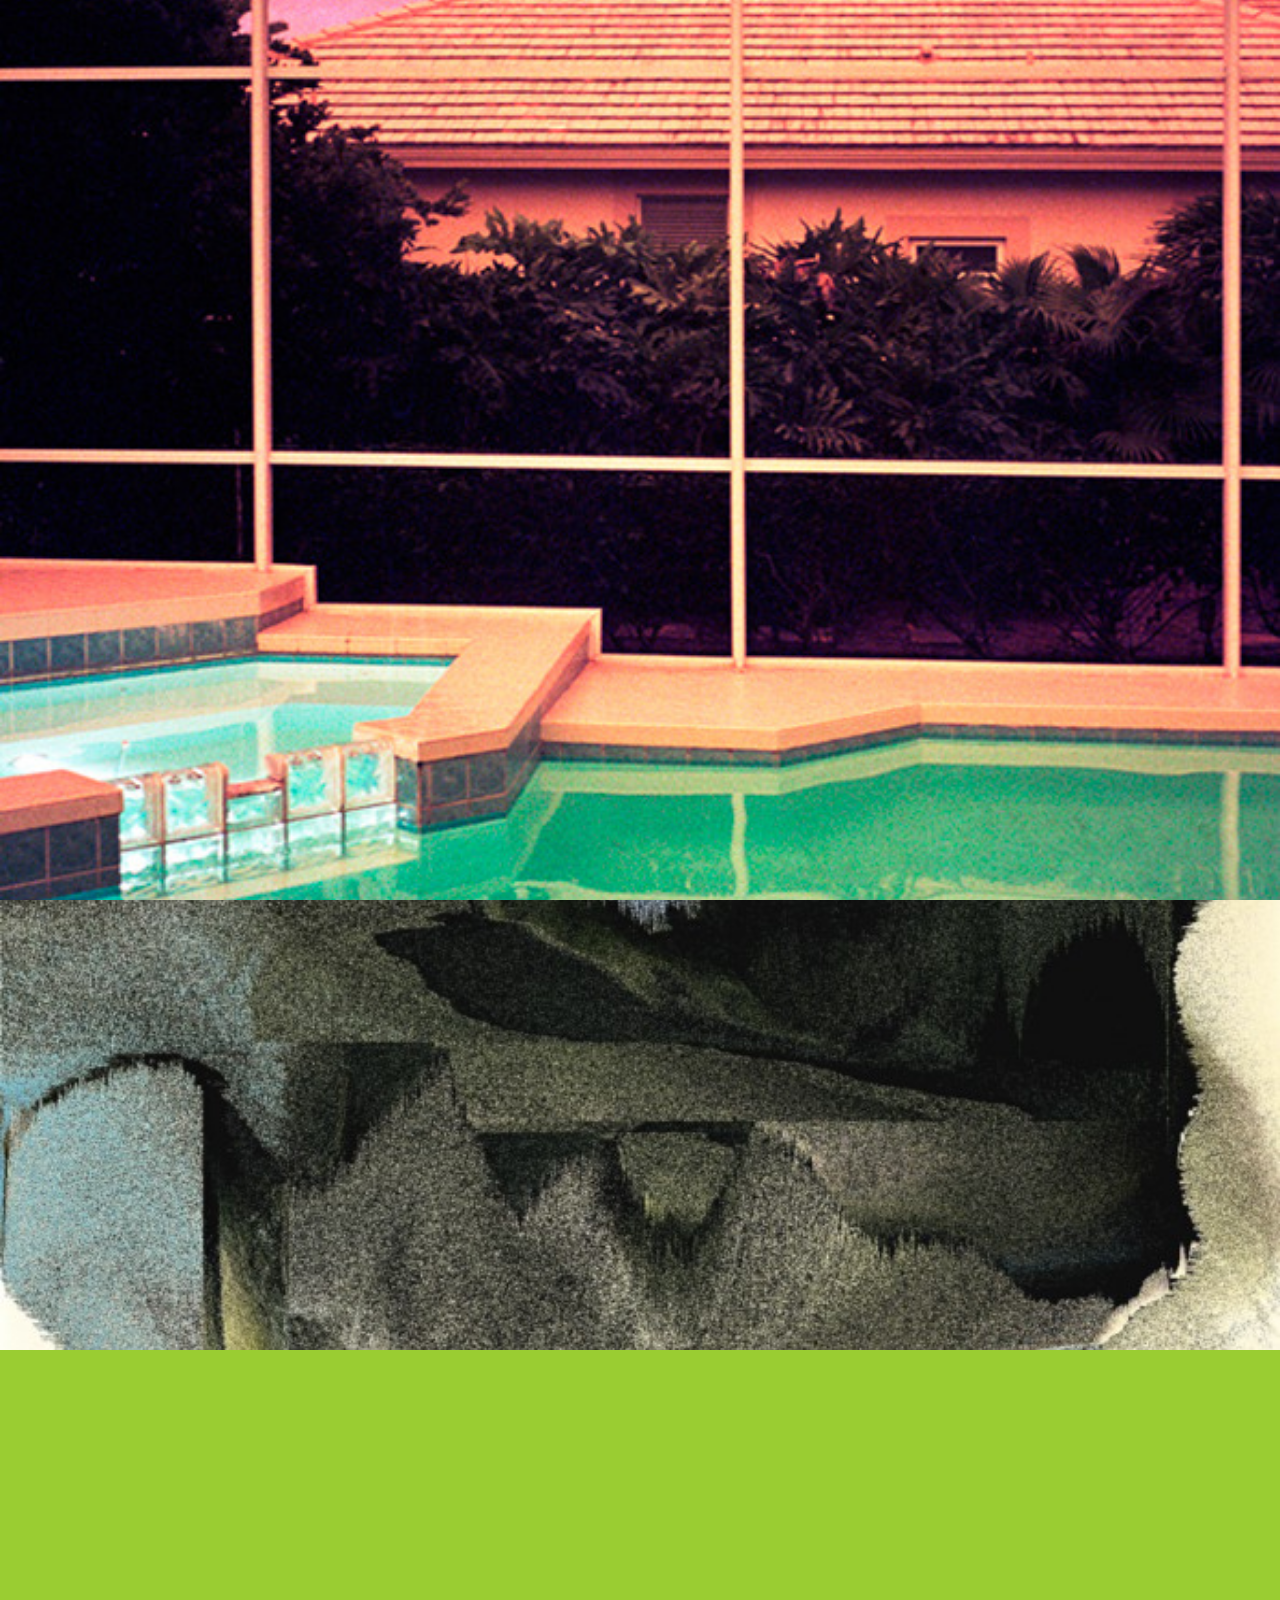
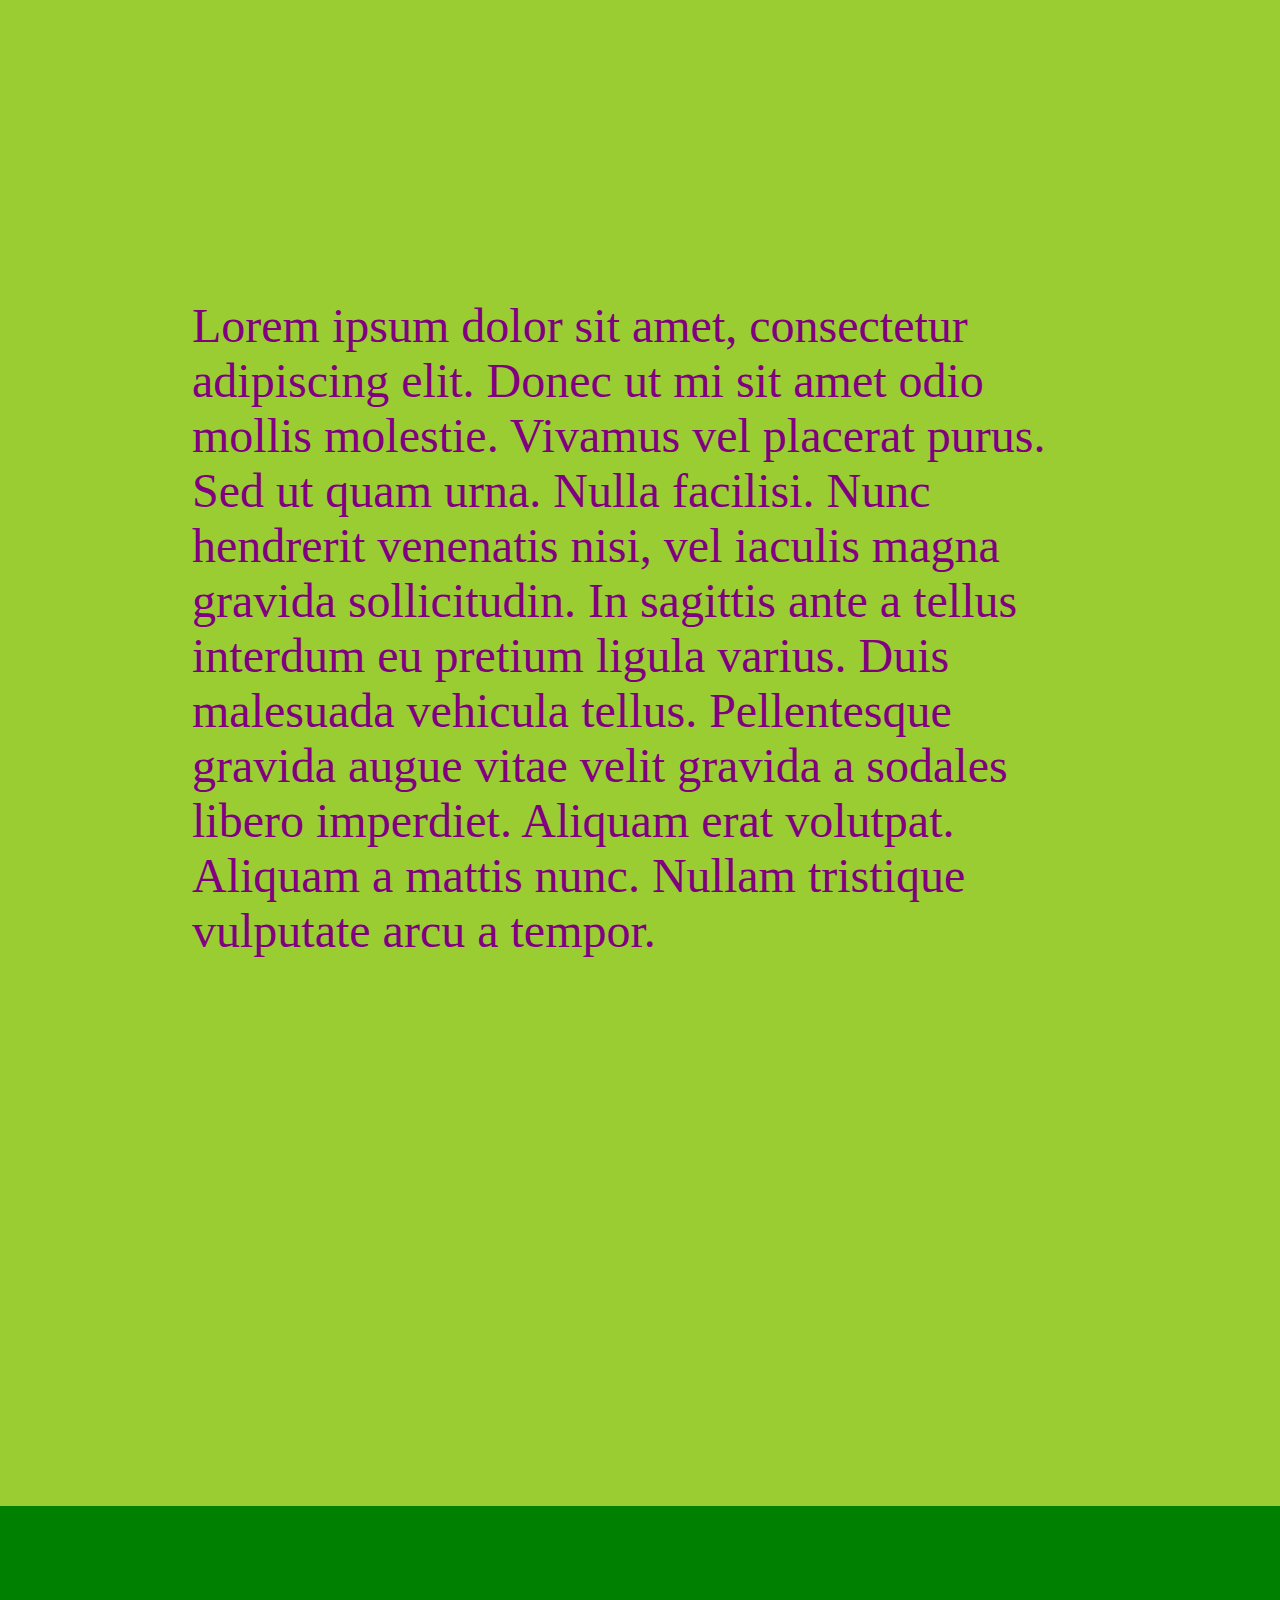
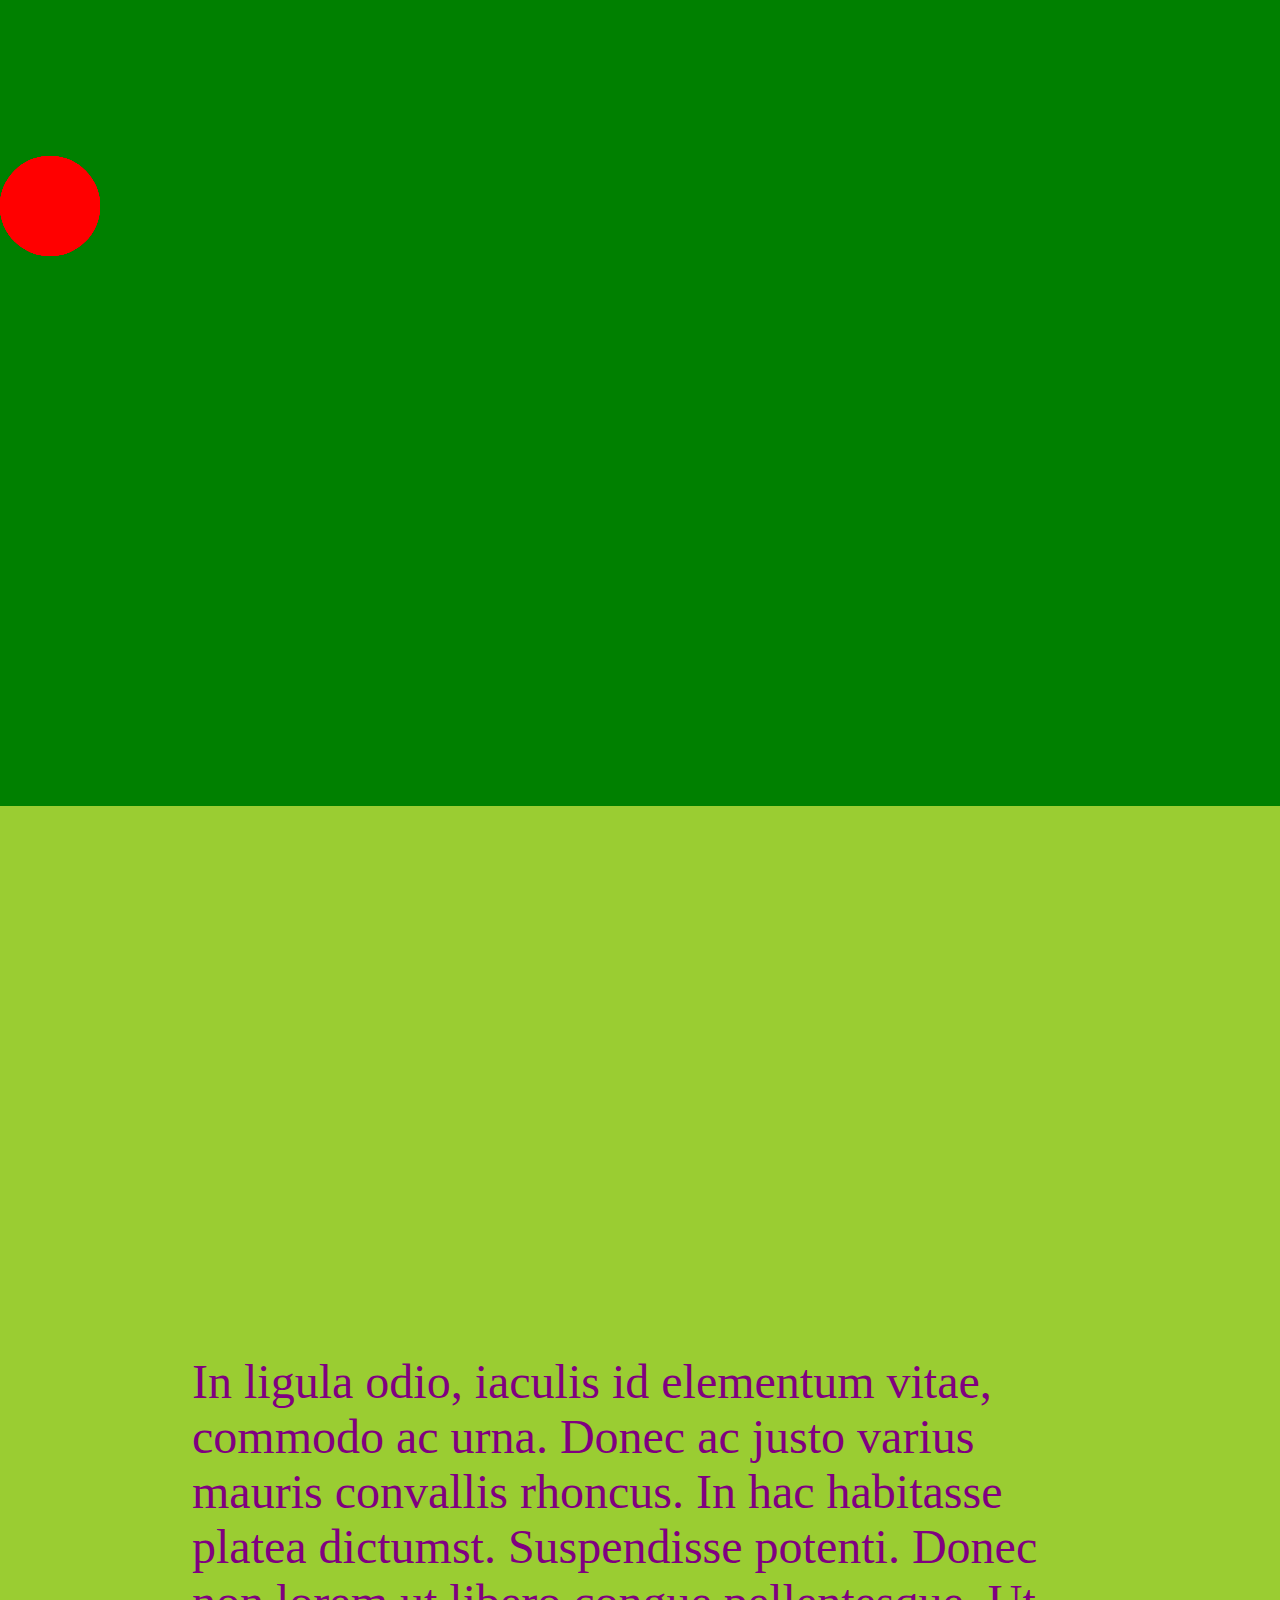
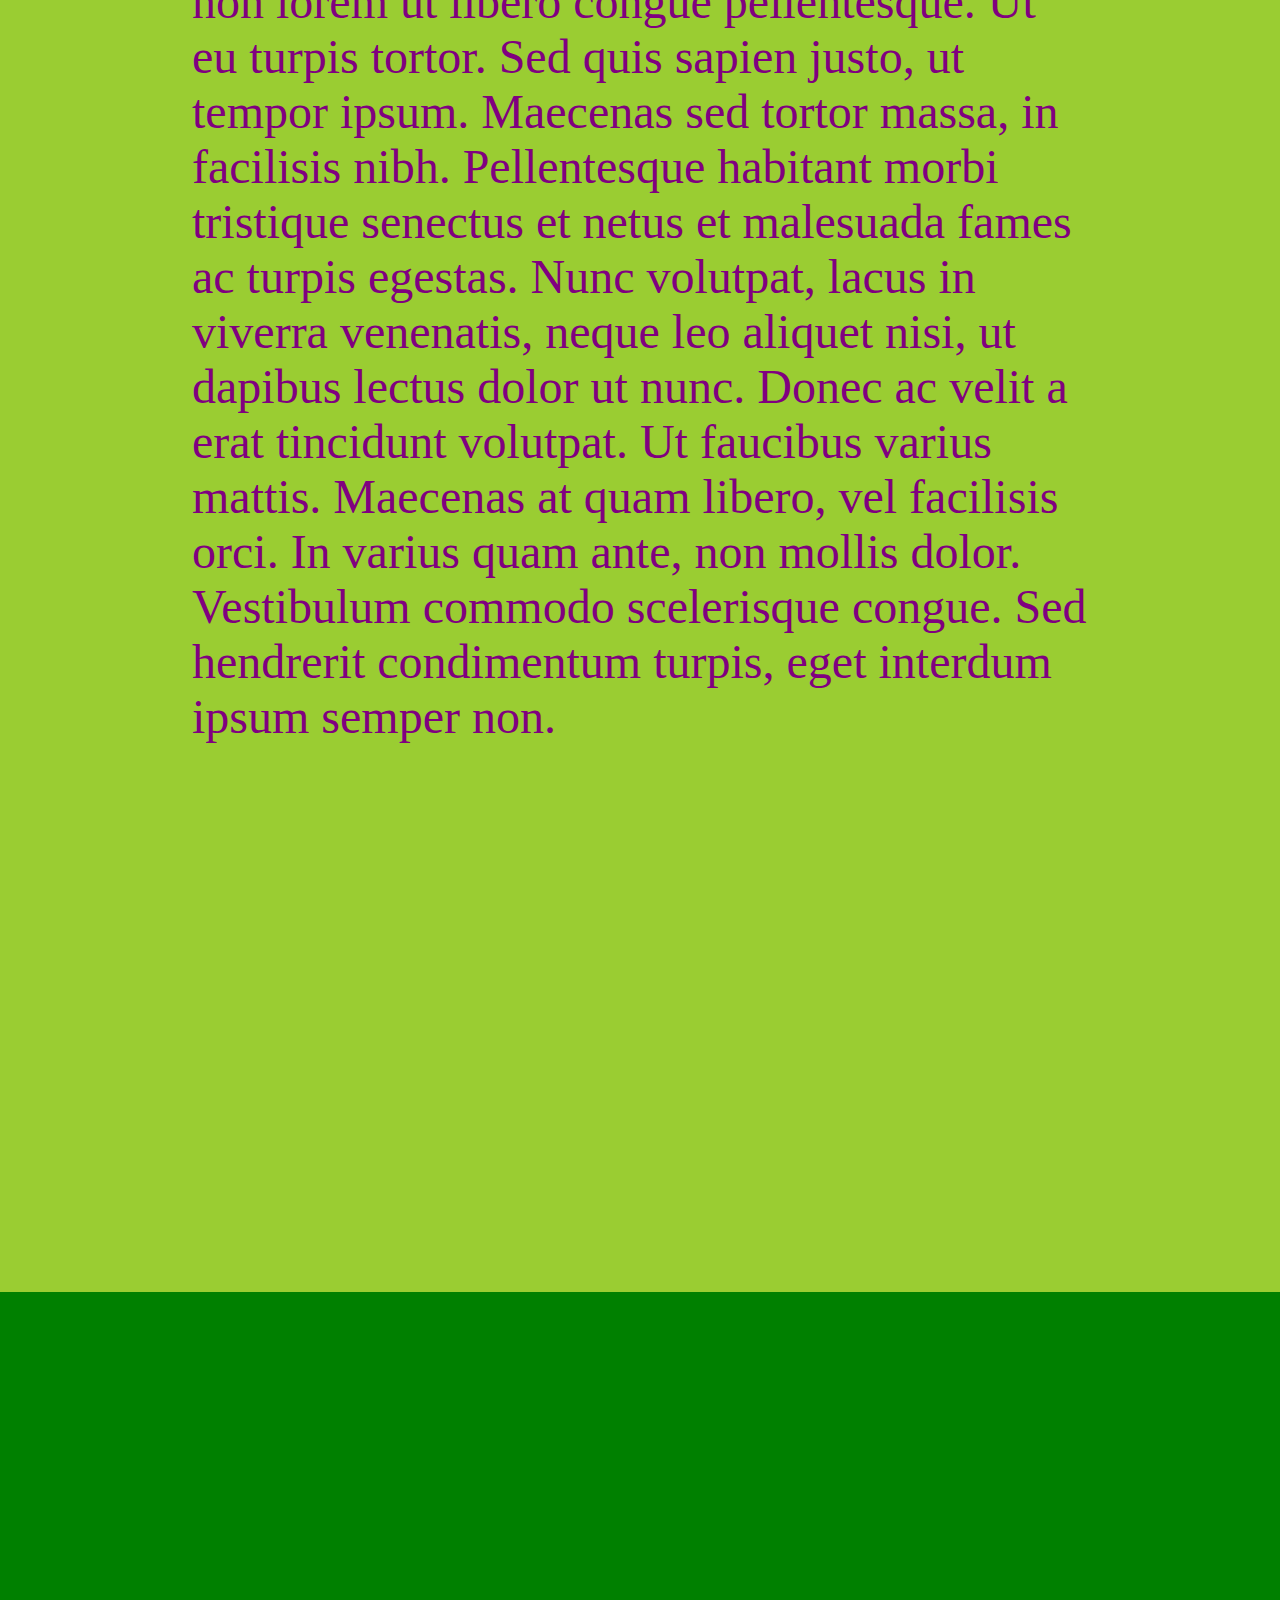
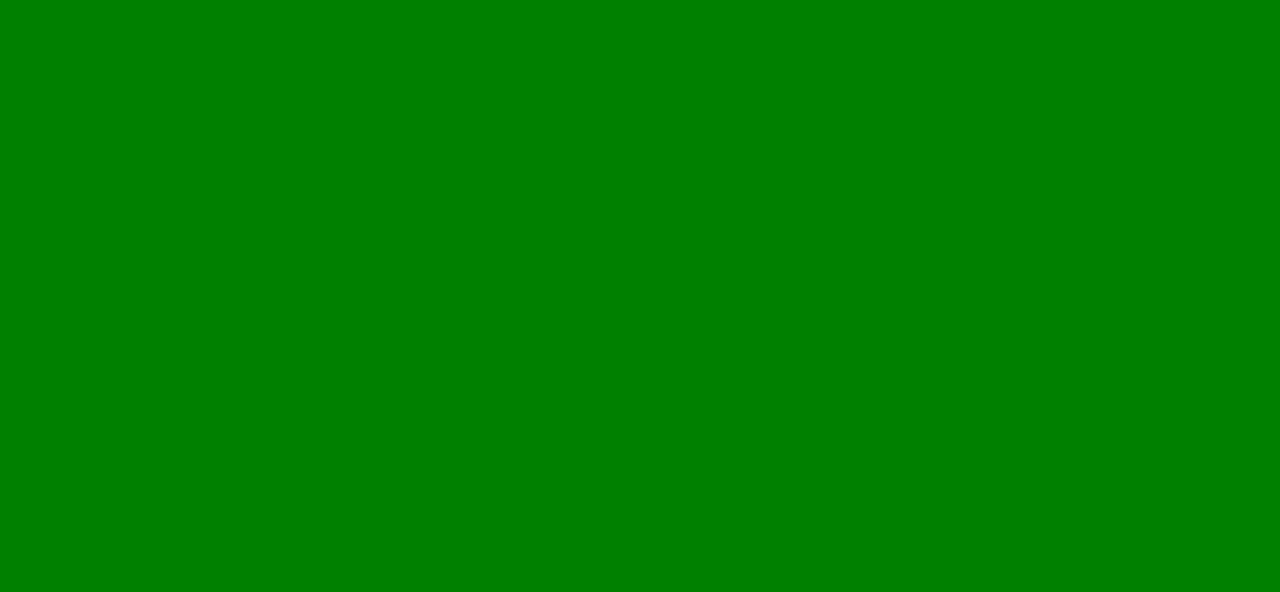
<file: index.html>
<!DOCTYPE html>
<head>
  <meta charset="utf-8">
  <title>Parallax module</title>
  <link rel="stylesheet" href="style.css">
  <script src="jquery.js"></script>
  <script src="module.js"></script>
</head>
<body>

<div id="pax">
  <section data-height="full-screen" data-scroll="top" data-bg="original.jpg"></section>
  <section data-height="half-screen" data-bg="glit.jpg" data-speed=".25" data-offy=".25">
    <!-- <div class='px-child circle one' data-scroll="top"></div> -->
  </section>
  <section data-height="auto-screen">
    <div class="content">
      <p>Lorem ipsum dolor sit amet, consectetur adipiscing elit. Donec ut mi sit amet odio mollis molestie. Vivamus vel placerat purus. Sed ut quam urna. Nulla facilisi. Nunc hendrerit venenatis nisi, vel iaculis magna gravida sollicitudin. In sagittis ante a tellus interdum eu pretium ligula varius. Duis malesuada vehicula tellus. Pellentesque gravida augue vitae velit gravida a sodales libero imperdiet. Aliquam erat volutpat. Aliquam a mattis nunc. Nullam tristique vulputate arcu a tempor.
      </p>
    </div>
  </section>
  <section data-height="full-screen" data-scroll="bottom" data-bg="">
    <div class='px-child circle two' data-offset-fn="transit" data-offset-x="" data-offset-y=""></div>
    <div class='px-child circle two' data-offset-fn="transit" data-offset-x="" data-offset-y=""></div>
    <div class='px-child circle two' data-offset-fn="transit" data-offset-x="" data-offset-y=""></div>
    <div class='px-child circle two' data-offset-fn="transit" data-offset-x="" data-offset-y=""></div>
    <div class='px-child circle two' data-offset-fn="transit" data-offset-x="" data-offset-y=""></div>
    <div class='px-child circle two' data-offset-fn="transit" data-offset-x="" data-offset-y=""></div>
    <div class='px-child circle two' data-offset-fn="transit" data-offset-x="" data-offset-y=""></div>
    <div class='px-child circle two' data-offset-fn="transit" data-offset-x="" data-offset-y=""></div>
    <div class='px-child circle two' data-offset-fn="transit" data-offset-x="" data-offset-y=""></div>
  </section>
  <section data-height="auto-screen">
    <div class="content">
      <p>In ligula odio, iaculis id elementum vitae, commodo ac urna. Donec ac justo varius mauris convallis rhoncus. In hac habitasse platea dictumst. Suspendisse potenti. Donec non lorem ut libero congue pellentesque. Ut eu turpis tortor. Sed quis sapien justo, ut tempor ipsum. Maecenas sed tortor massa, in facilisis nibh. Pellentesque habitant morbi tristique senectus et netus et malesuada fames ac turpis egestas. Nunc volutpat, lacus in viverra venenatis, neque leo aliquet nisi, ut dapibus lectus dolor ut nunc. Donec ac velit a erat tincidunt volutpat. Ut faucibus varius mattis. Maecenas at quam libero, vel facilisis orci. In varius quam ante, non mollis dolor. Vestibulum commodo scelerisque congue. Sed hendrerit condimentum turpis, eget interdum ipsum semper non.</p>
    </div>
  </section>
  <section data-height="full-screen" data-bg="">
    <!-- <div class="px-child object" data-offset_opacity="0" data-start="bottom"></div> -->
  </section>
</div>




  <!-- <div class="box">
    <div class='circle one'></div>
  </div> -->
</body>
<script type="text/javascript">
(function($) {

  // initiate plugin
  window.customFeatures = new Paxman();

  customFeatures.extend('transit',function(item, parent){
    // rule
    // diff = end - start; (of subject)
    // currentpos = diff * parent.pct // (pct +1 if start-scroll=bottom)

    var diffX = parent.width - item.index * 150,
        tgtX = parent.pct * diffX
        

    if(tgtX >= parent.width/2) tgtX = parent.width/2

    var style = { x: tgtX,
                  y: item.index*100
                }
    
    return style // need to return tgt css object ie 'transform':'translate(0px,1000px)'
  })


})(jQuery);

</script>
</file>
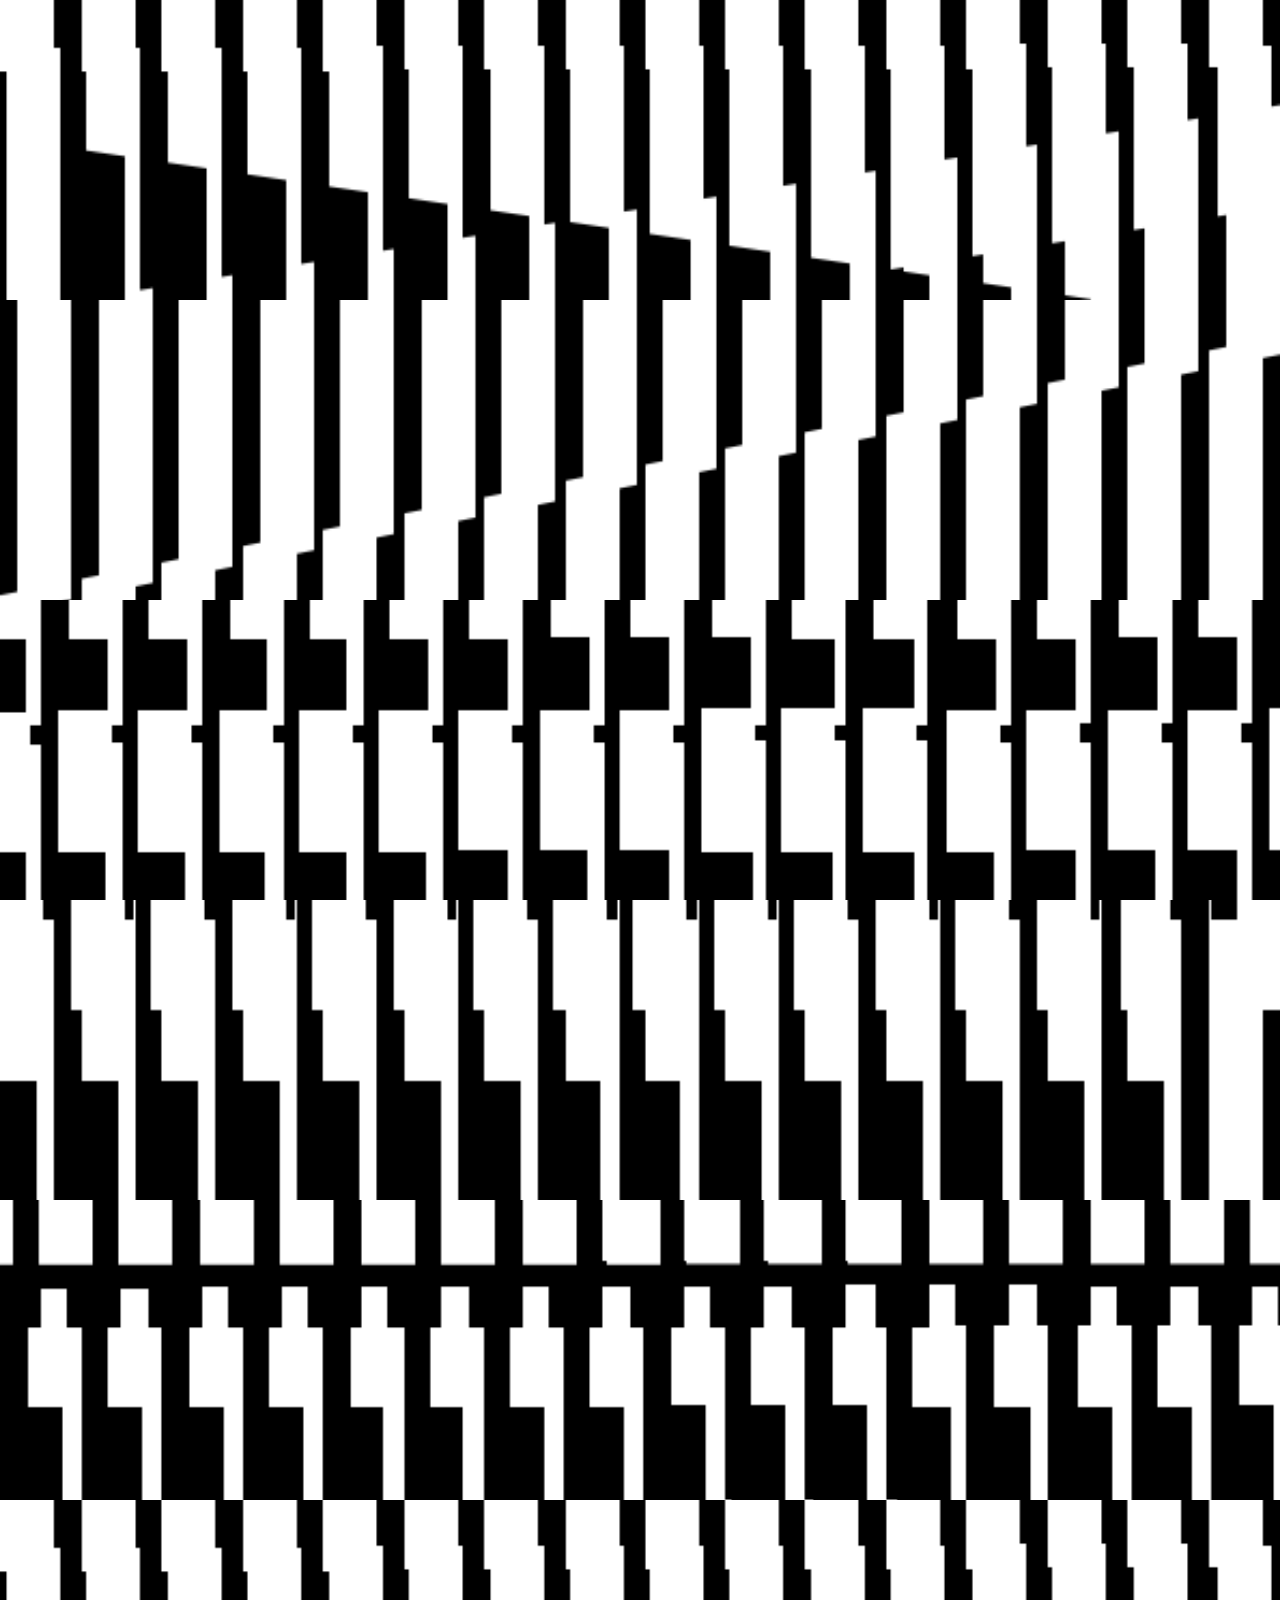
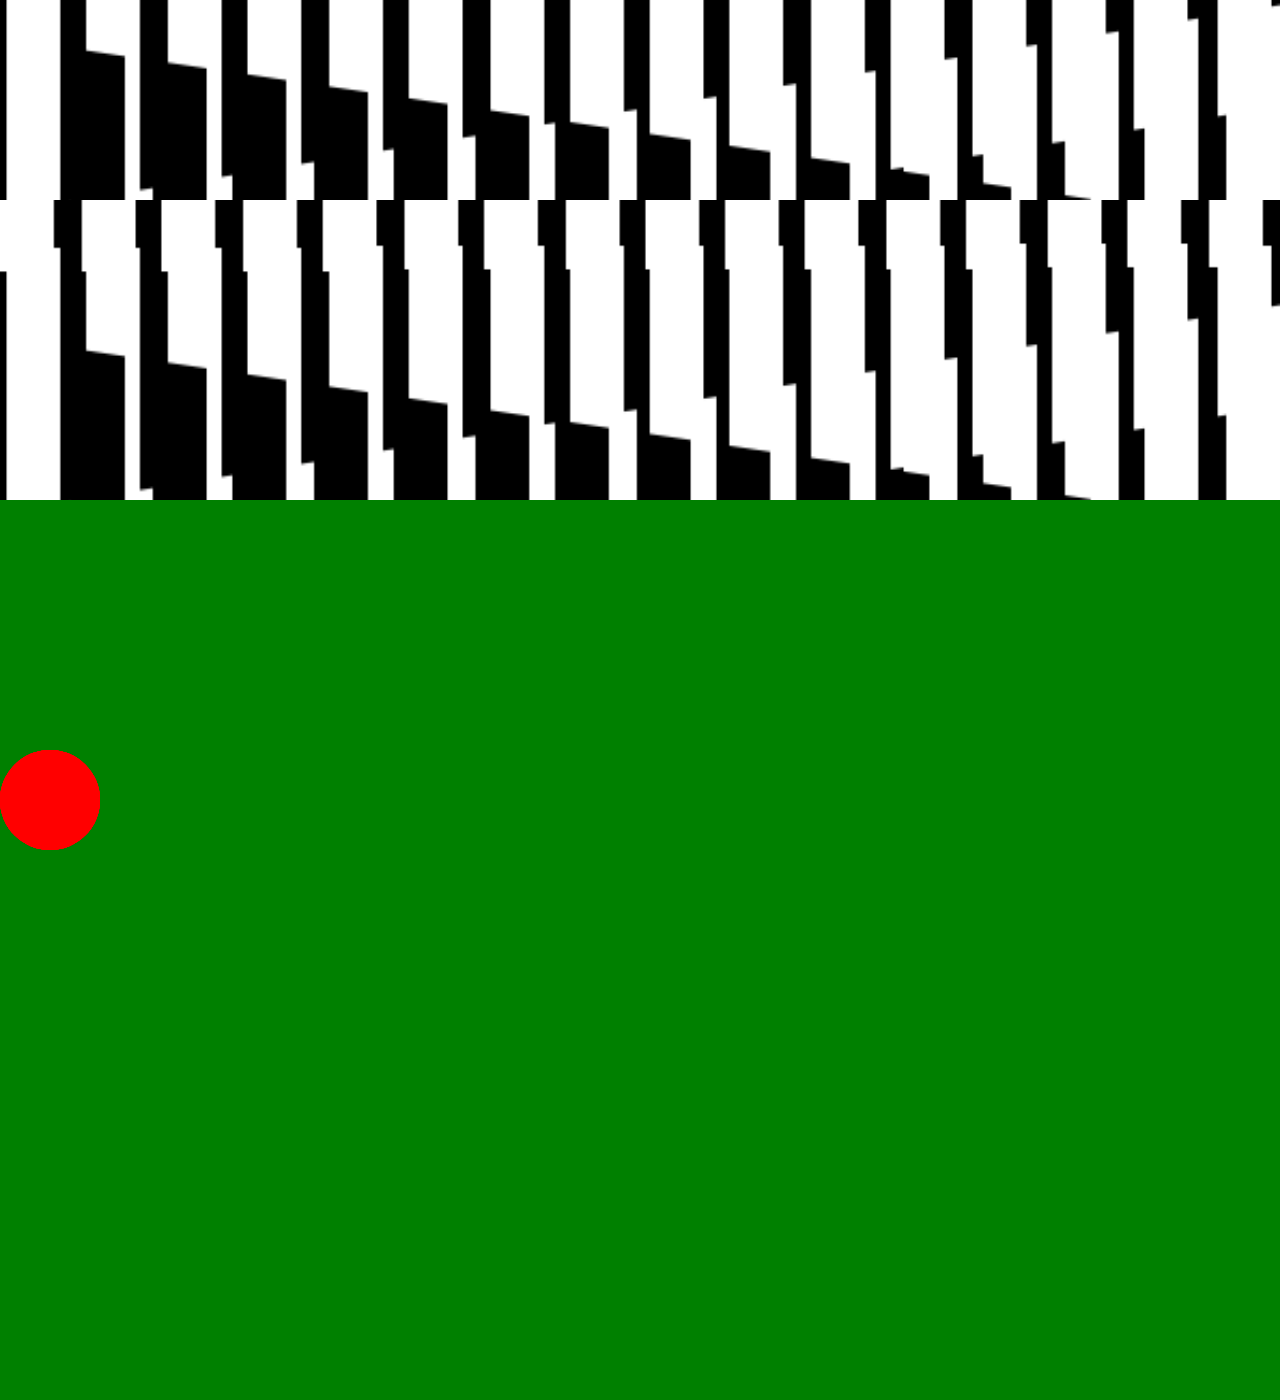
<file: pax.html>
<!DOCTYPE html>
<head>
  <meta charset="utf-8">
  <title>Parallax module</title>
  <link rel="stylesheet" href="style.css">
  <script src="jquery.js"></script>
  <script src="module.js"></script>
</head>
<body>

<div id="pax">
  <section class="interlace" data-height="auto-screen" data-scroll="top" data-speed=".5" data-bg="inter-3.png"></section>
  <section class="interlace" data-height="auto-screen" data-bg="inter-3.png" data-speed=".85" data-offy=".25"></section>
  <section class="interlace" data-height="auto-screen" data-horizontal="left" data-scroll="bottom" data-speed=".5" data-bg="inter-2.png"></section>
  <section class="interlace" data-height="auto-screen" data-bg="inter-1.png" data-speed=".35" data-offy=".25"></section>
  <section class="interlace" data-height="auto-screen" data-bg="inter-2.png" data-speed=".9" data-offy=".1"></section>
  <section class="interlace" data-height="auto-screen" data-horizontal="right" data-scroll="top" data-speed=".5" data-bg="inter-3.png"></section>
  <section class="interlace" data-height="auto-screen" data-horizontal="left" data-scroll="bottom" data-speed=".75" data-bg="inter-3.png"></section>
  <section data-height="full-screen" data-scroll="bottom">
    <div class='px-child circle two letter-p' data-offset-fn="transit" data-offset-x="" data-offset-y=""></div>
    <div class='px-child circle two letter-a' data-offset-fn="transit" data-offset-x="" data-offset-y=""></div>
    <div class='px-child circle two letter-x' data-offset-fn="transit" data-offset-x="" data-offset-y=""></div>
    <div class='px-child circle two letter-m' data-offset-fn="transit" data-offset-x="" data-offset-y=""></div>
    <div class='px-child circle two letter-a' data-offset-fn="transit" data-offset-x="" data-offset-y=""></div>
    <div class='px-child circle two letter-n' data-offset-fn="transit" data-offset-x="" data-offset-y=""></div>
    <div class='px-child circle two letter-js' data-offset-fn="transit" data-offset-x="" data-offset-y=""></div>
  </section>
</div>




  <!-- <div class="box">
    <div class='circle one'></div>
  </div> -->
</body>
<script type="text/javascript">
(function($) {

  // initiate plugin
  window.customFeatures = new Paxman();

  customFeatures.extend('transit',function (item, parent, count){
    // rule
    // diff = end - start; (of subject)
    // currentpos = diff * parent.pct // (pct +1 if start-scroll=bottom)

    var xPos = [0,100,200,300,400,500,600]

    var diffX = xPos[item.index],
        diffY = 100 - ((parent.height*1.5) + (item.index*(parent.height*1.5))),
        tgtX = diffX,
        tgtY = parent.pct * diffY
        

    if(tgtY <= 100){
      tgtY = 100;
    }
    width = xPos.length * 100
    startX = parent.width/2 - width/2

    if(tgtX <= (startX-xPos[item.index])){
      tgtX = startX + xPos[item.index]
    }

    console.log(parent.pct * 100);

    var style = { x: startX + diffX,
                  y: tgtY,
                  friction:.35,
                  opacity: 1+(parent.pct*((1+item.index)-parent.pct)),
                  'background-position':count*10+'px 50%'
                }
    
    return style // need to return tgt css object ie 'transform':'translate(0px,1000px)'
  })


})(jQuery);

</script>
</file>
<file: style.css>
html, body{
  margin: 0;
  padding:0;
}
section{
  background-color: yellowgreen;
  width:100%;
  margin:0;
  padding: 0;
  display:block;
  position: relative;
  overflow: hidden;
  min-height: 300px;
}
section:nth-child(even){
  background-color: green;
}
.circle {
  position: absolute;
  width:100px;
  height: 100px;
  border-radius:50%;
  background-color: red;
  -webkit-transform:translate(-50px,-50px);
  transform:translateY(250px);
}
.content{
  padding: 500px 15%;
}
p{
  font-size: 3em;
  color: purple;
}
.object{
  width:100%;
  height:100%;
  position: absolute;
  background-color: aqua;
}
</file>
